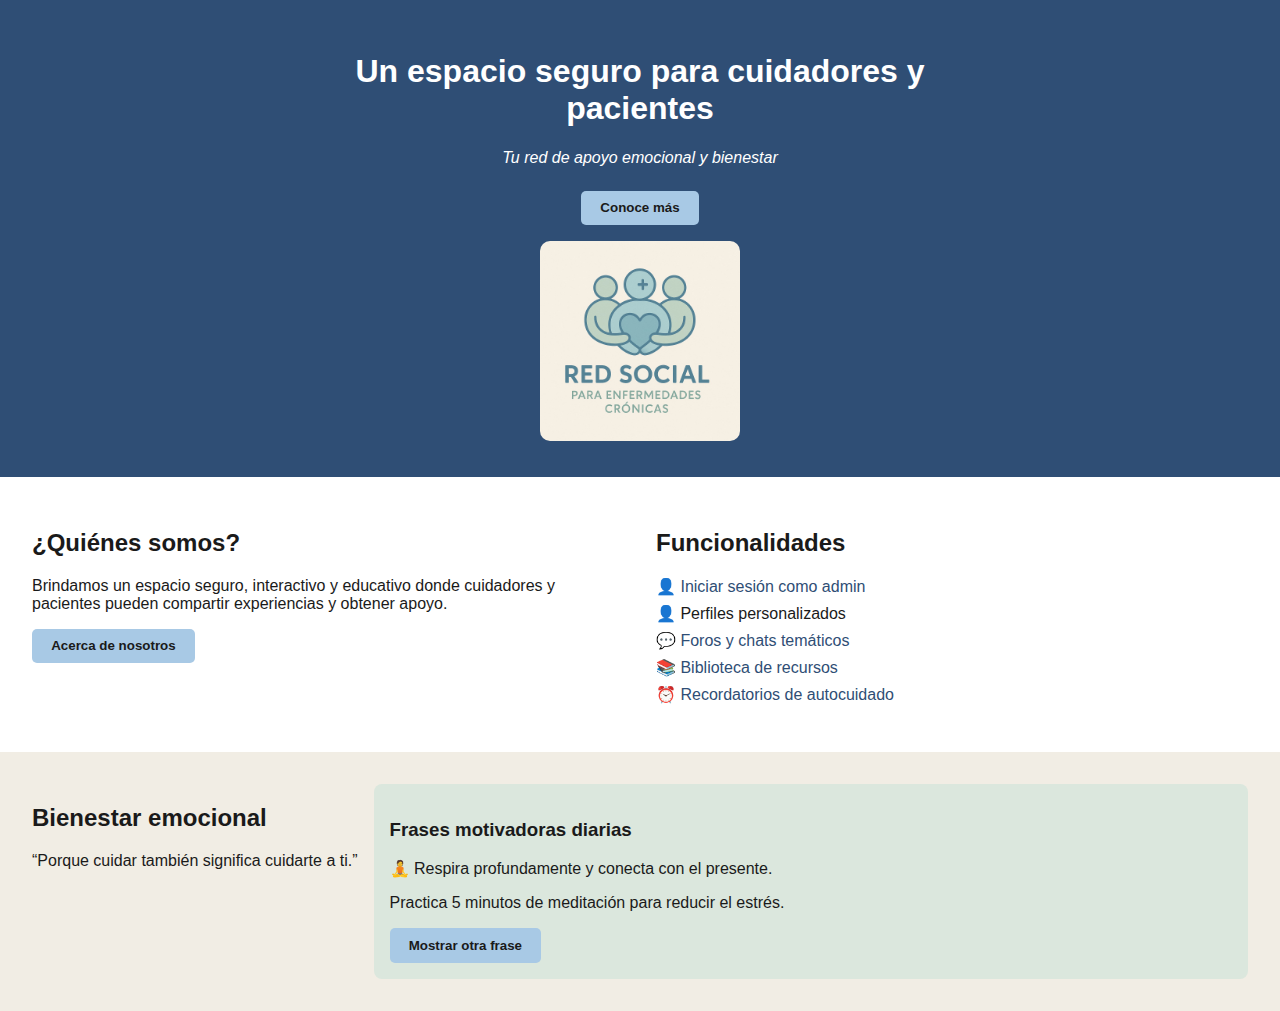
<file: index.html>
<!DOCTYPE html>
<html lang="es">
<head>
  <meta charset="UTF-8" />
  <meta name="viewport" content="width=device-width, initial-scale=1.0"/>
  <title>Red de Apoyo Emocional</title>
  <link rel="stylesheet" href="style.css" />
</head>
<body>
  <header class="hero">
    <div class="hero-content">
      
      <h1>Un espacio seguro para cuidadores y pacientes</h1>
      <p class="subtitle">Tu red de apoyo emocional y bienestar</p>
      <button onclick="mostrarMensaje()">Conoce más</button>
      <div id="info-extra" style="display: none; margin-top: 1rem; background: #fff; color: #1a1a1a; padding: 1rem; border-radius: 8px;">
        <p>
          Nuestra red de apoyo fue creada con el propósito de acompañar emocionalmente a quienes enfrentan enfermedades crónicas, promoviendo el autocuidado, el acceso a información confiable y la conexión humana.
        </p>
        <p>
          Contamos con recursos, foros temáticos, recordatorios de bienestar y más, todo pensado para mejorar tu calidad de vida.
        </p>
      </div>
    </div>
    <div class="hero-img">
      <img src="img/logo-red-social.jpg" alt="Logo de la red de apoyo" />
    </div>
  </header>

  <section class="features">
    <div class="quienes">
        <h2>¿Quiénes somos?</h2>
        <p>
          Brindamos un espacio seguro, interactivo y educativo donde cuidadores y pacientes pueden compartir experiencias y obtener apoyo.
        </p>
        <button onclick="mostrarAcercaDe()">Acerca de nosotros</button>
        <div id="acerca-de" style="display:none; margin-top: 1rem;">
          <p><strong>Equipo:</strong> Kristel Córdoba, Luis Carvajal, Erlan Cordero</p>
          <h3>Visión</h3>
          <p>
            Ser una red de apoyo digital reconocida por mejorar el bienestar emocional y calidad de vida de pacientes y cuidadores de personas con enfermedades crónicas.
          </p>
          <h3>Misión</h3>
          <p>
            Brindar un espacio seguro y accesible que facilite la conexión emocional, el intercambio de experiencias y el acceso a recursos educativos, fomentando el autocuidado y la participación activa dentro de una comunidad solidaria.
          </p>
        </div>
      </div>
    <div class="funcionalidades">
      <h2>Funcionalidades</h2>
      <ul>
        <li><a href="login.html">👤 Iniciar sesión como admin</a></li>
        <li>👤 Perfiles personalizados</li>
        <li><a href="foros.html">💬 Foros y chats temáticos</a></li>
        <li><a href="biblioteca.html">📚 Biblioteca de recursos</a></li>
        <li><a href="autocuidado.html">⏰ Recordatorios de autocuidado</a></li>
      </ul>
    </div>
  </section>

  <section class="bienestar">
    <div>
      <h2>Bienestar emocional</h2>
      <p>“Porque cuidar también significa cuidarte a ti.”</p>
    </div>
    <div class="frases">
      <h3>Frases motivadoras diarias</h3>
      <p id="frase-texto">🧘 Ejercicios de mindfulness</p>
      <p id="contenido-texto">❤️ Contenido para fortalecer tu salud mental</p>
      <button id="btn-cambiar">Mostrar otra frase</button>
    </div>
  </section>

  <script src="script.js"></script>
</body>
</html>
</file>
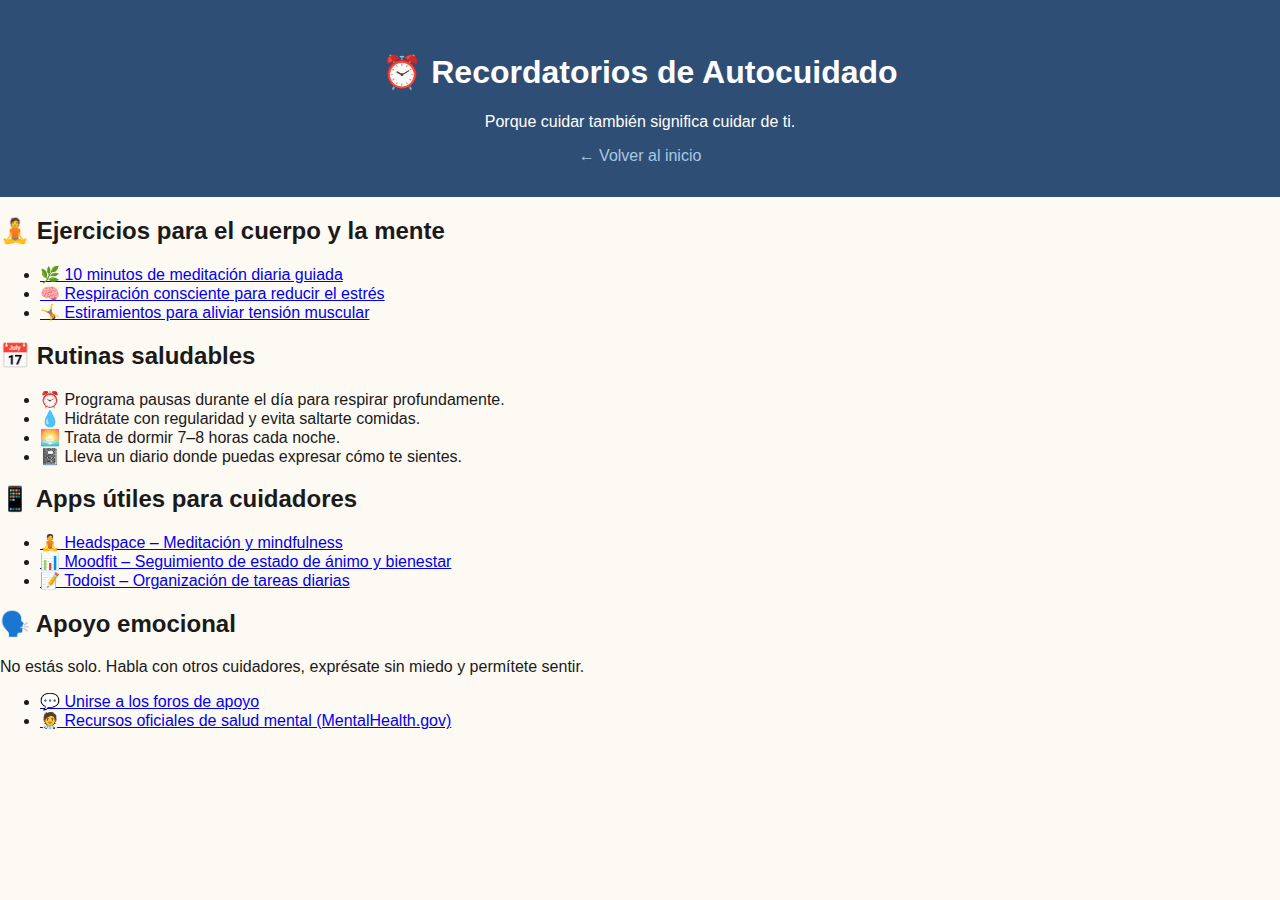
<file: autocuidado.html>
<!DOCTYPE html>
<html lang="es">
<head>
  <meta charset="UTF-8" />
  <meta name="viewport" content="width=device-width, initial-scale=1.0"/>
  <title>Autocuidado</title>
  <link rel="stylesheet" href="style.css" />
</head>
<body>
  <header class="hero">
    <h1>⏰ Recordatorios de Autocuidado</h1>
    <p>Porque cuidar también significa cuidar de ti.</p>
    <a href="index.html">← Volver al inicio</a>
  </header>

  <section class="autocuidado">
    <h2>🧘 Ejercicios para el cuerpo y la mente</h2>
    <ul>
      <li><a href="https://www.youtube.com/watch?v=inpok4MKVLM" target="_blank">🌿 10 minutos de meditación diaria guiada</a></li>
      <li><a href="https://www.youtube.com/watch?v=4pLUleLdwY4" target="_blank">🧠 Respiración consciente para reducir el estrés</a></li>
      <li><a href="https://www.youtube.com/watch?v=sTANio_2E0Q" target="_blank">🤸 Estiramientos para aliviar tensión muscular</a></li>
    </ul>

    <h2>📅 Rutinas saludables</h2>
    <ul>
      <li>⏰ Programa pausas durante el día para respirar profundamente.</li>
      <li>💧 Hidrátate con regularidad y evita saltarte comidas.</li>
      <li>🌅 Trata de dormir 7–8 horas cada noche.</li>
      <li>📓 Lleva un diario donde puedas expresar cómo te sientes.</li>
    </ul>

    <h2>📱 Apps útiles para cuidadores</h2>
    <ul>
      <li><a href="https://www.headspace.com/" target="_blank">🧘 Headspace – Meditación y mindfulness</a></li>
      <li><a href="https://moodfitapp.com/" target="_blank">📊 Moodfit – Seguimiento de estado de ánimo y bienestar</a></li>
      <li><a href="https://todoist.com/es" target="_blank">📝 Todoist – Organización de tareas diarias</a></li>
    </ul>

    <h2>🗣️ Apoyo emocional</h2>
    <p>No estás solo. Habla con otros cuidadores, exprésate sin miedo y permítete sentir.</p>
    <ul>
      <li><a href="foros.html">💬 Unirse a los foros de apoyo</a></li>
      <li><a href="https://www.mentalhealth.gov/" target="_blank">🧑‍⚕️ Recursos oficiales de salud mental (MentalHealth.gov)</a></li>
    </ul>
  </section>
</body>
</html>
</file>
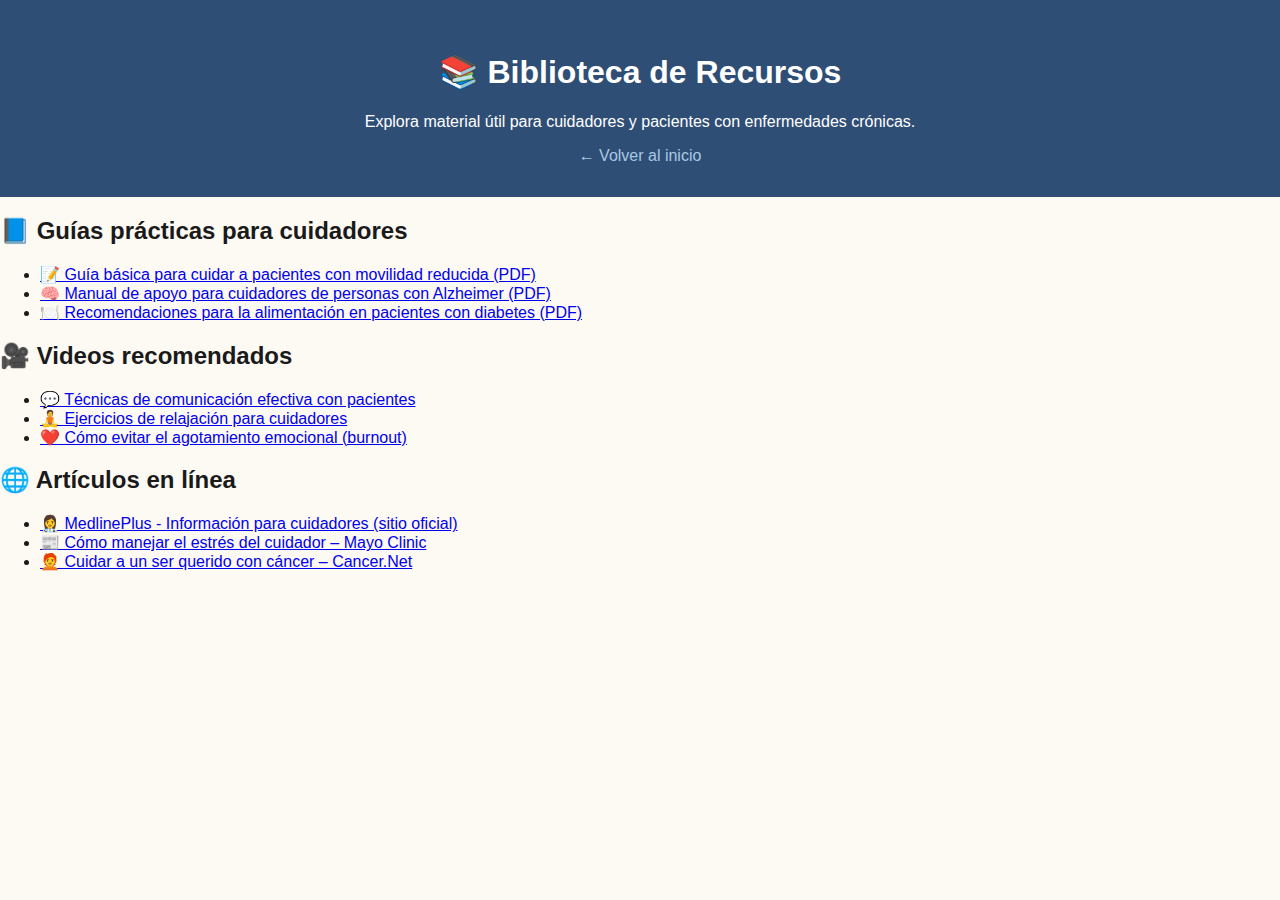
<file: biblioteca.html>
<!DOCTYPE html>
<html lang="es">
<head>
  <meta charset="UTF-8" />
  <meta name="viewport" content="width=device-width, initial-scale=1.0"/>
  <title>Biblioteca de Recursos</title>
  <link rel="stylesheet" href="style.css" />
</head>
<body>
  <header class="hero">
    <h1>📚 Biblioteca de Recursos</h1>
    <p>Explora material útil para cuidadores y pacientes con enfermedades crónicas.</p>
    <a href="index.html">← Volver al inicio</a>
  </header>

  <section class="recursos">
    <h2>📘 Guías prácticas para cuidadores</h2>
    <ul>
      <li><a href="https://example.com/guia-cuidado-pacientes.pdf" target="_blank">📝 Guía básica para cuidar a pacientes con movilidad reducida (PDF)</a></li>
      <li><a href="https://example.com/manual-alzheimer.pdf" target="_blank">🧠 Manual de apoyo para cuidadores de personas con Alzheimer (PDF)</a></li>
      <li><a href="https://example.com/diabetes-cuidado.pdf" target="_blank">🍽️ Recomendaciones para la alimentación en pacientes con diabetes (PDF)</a></li>
    </ul>

    <h2>🎥 Videos recomendados</h2>
    <ul>
      <li><a href="https://www.youtube.com/watch?v=8xH5PQqQ1xM" target="_blank">💬 Técnicas de comunicación efectiva con pacientes</a></li>
      <li><a href="https://www.youtube.com/watch?v=Z9Tz8pt8e8k" target="_blank">🧘 Ejercicios de relajación para cuidadores</a></li>
      <li><a href="https://www.youtube.com/watch?v=d1TW9Tu2GVk" target="_blank">❤️ Cómo evitar el agotamiento emocional (burnout)</a></li>
    </ul>

    <h2>🌐 Artículos en línea</h2>
    <ul>
      <li><a href="https://medlineplus.gov/spanish/caregivers.html" target="_blank">👩‍⚕️ MedlinePlus - Información para cuidadores (sitio oficial)</a></li>
      <li><a href="https://www.mayoclinic.org/es-es/healthy-lifestyle/stress-management/in-depth/caregiver-stress/art-20044784" target="_blank">📰 Cómo manejar el estrés del cuidador – Mayo Clinic</a></li>
      <li><a href="https://www.cancer.net/es/coping-with-cancer/caring-loved-one" target="_blank">🧑‍🦰 Cuidar a un ser querido con cáncer – Cancer.Net</a></li>
    </ul>
  </section>
</body>
</html>
</file>
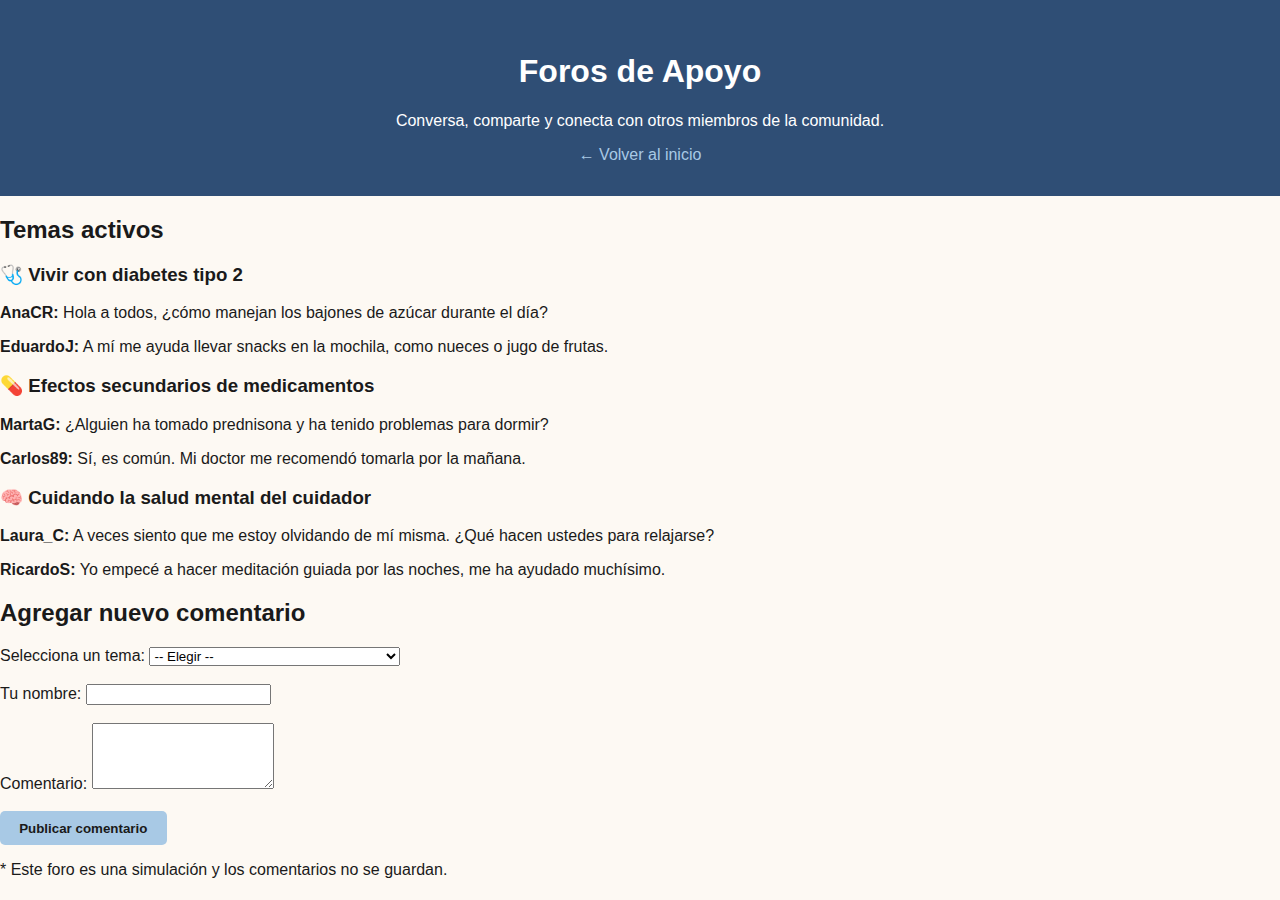
<file: foros.html>
<!DOCTYPE html>
<html lang="es">
<head>
  <meta charset="UTF-8">
  <meta name="viewport" content="width=device-width, initial-scale=1.0">
  <title>Foros y Chats Temáticos</title>
  <link rel="stylesheet" href="style.css">
</head>
<body>
  <header class="hero">
    <h1>Foros de Apoyo</h1>
    <p>Conversa, comparte y conecta con otros miembros de la comunidad.</p>
    <a href="index.html">← Volver al inicio</a>
  </header>

  <section class="foro-container">
    <h2>Temas activos</h2>

    <div class="tema">
      <h3>🩺 Vivir con diabetes tipo 2</h3>
      <p><strong>AnaCR:</strong> Hola a todos, ¿cómo manejan los bajones de azúcar durante el día?</p>
      <p><strong>EduardoJ:</strong> A mí me ayuda llevar snacks en la mochila, como nueces o jugo de frutas.</p>
    </div>

    <div class="tema">
      <h3>💊 Efectos secundarios de medicamentos</h3>
      <p><strong>MartaG:</strong> ¿Alguien ha tomado prednisona y ha tenido problemas para dormir?</p>
      <p><strong>Carlos89:</strong> Sí, es común. Mi doctor me recomendó tomarla por la mañana.</p>
    </div>

    <div class="tema">
      <h3>🧠 Cuidando la salud mental del cuidador</h3>
      <p><strong>Laura_C:</strong> A veces siento que me estoy olvidando de mí misma. ¿Qué hacen ustedes para relajarse?</p>
      <p><strong>RicardoS:</strong> Yo empecé a hacer meditación guiada por las noches, me ha ayudado muchísimo.</p>
    </div>

    <h2>Agregar nuevo comentario</h2>
    <form id="form-comentario">
      <label for="tema">Selecciona un tema:</label>
      <select id="tema" required>
        <option value="">-- Elegir --</option>
        <option value="diabetes">Vivir con diabetes tipo 2</option>
        <option value="medicamentos">Efectos secundarios de medicamentos</option>
        <option value="mental">Salud mental del cuidador</option>
      </select>
      <br><br>
      <label for="nombre">Tu nombre:</label>
      <input type="text" id="nombre" required>
      <br><br>
      <label for="mensaje">Comentario:</label>
      <textarea id="mensaje" rows="4" required></textarea>
      <br><br>
      <button type="submit">Publicar comentario</button>
    </form>

    <p class="aviso">* Este foro es una simulación y los comentarios no se guardan.</p>
  </section>

  <script>
    document.getElementById("form-comentario").addEventListener("submit", function(event) {
      event.preventDefault();
  
      const tema = document.getElementById("tema").value;
      const nombre = document.getElementById("nombre").value;
      const mensaje = document.getElementById("mensaje").value;
  
      if (!tema || !nombre || !mensaje) return;
  
      // Crear el comentario simulado
      const nuevoComentario = document.createElement("p");
      nuevoComentario.innerHTML = `<strong>${nombre}:</strong> ${mensaje}`;
  
      // Buscar el contenedor correcto
      let seccionTema;
      if (tema === "diabetes") {
        seccionTema = document.querySelector("h3:contains('diabetes tipo 2')").parentElement;
      } else if (tema === "medicamentos") {
        seccionTema = document.querySelector("h3:contains('Efectos secundarios')").parentElement;
      } else if (tema === "mental") {
        seccionTema = document.querySelector("h3:contains('salud mental')").parentElement;
      }
  
      if (seccionTema) {
        seccionTema.appendChild(nuevoComentario);
      }
  
      alert("Comentario publicado.");
      this.reset();
    });
  
    // Polyfill para querySelector with :contains (no es soportado nativamente)
    (function() {
      if (!Element.prototype.matches) {
        Element.prototype.matches = Element.prototype.msMatchesSelector || Element.prototype.webkitMatchesSelector;
      }
  
      if (!document.querySelectorAllContains) {
        document.querySelectorAllContains = function(selector) {
          const elements = document.querySelectorAll("*");
          return Array.from(elements).filter(el => el.tagName.toLowerCase() === selector.split(":")[0] &&
            el.textContent.includes(selector.split("'")[1]));
        };
      }
  
      // Sobrescribimos querySelector para permitir ":contains"
      const originalQuerySelector = document.querySelector;
      document.querySelector = function(selector) {
        if (selector.includes(":contains")) {
          return document.querySelectorAllContains(selector)[0] || null;
        }
        return originalQuerySelector.call(document, selector);
      };
    })();
  </script>
</body>
</html>
</file>
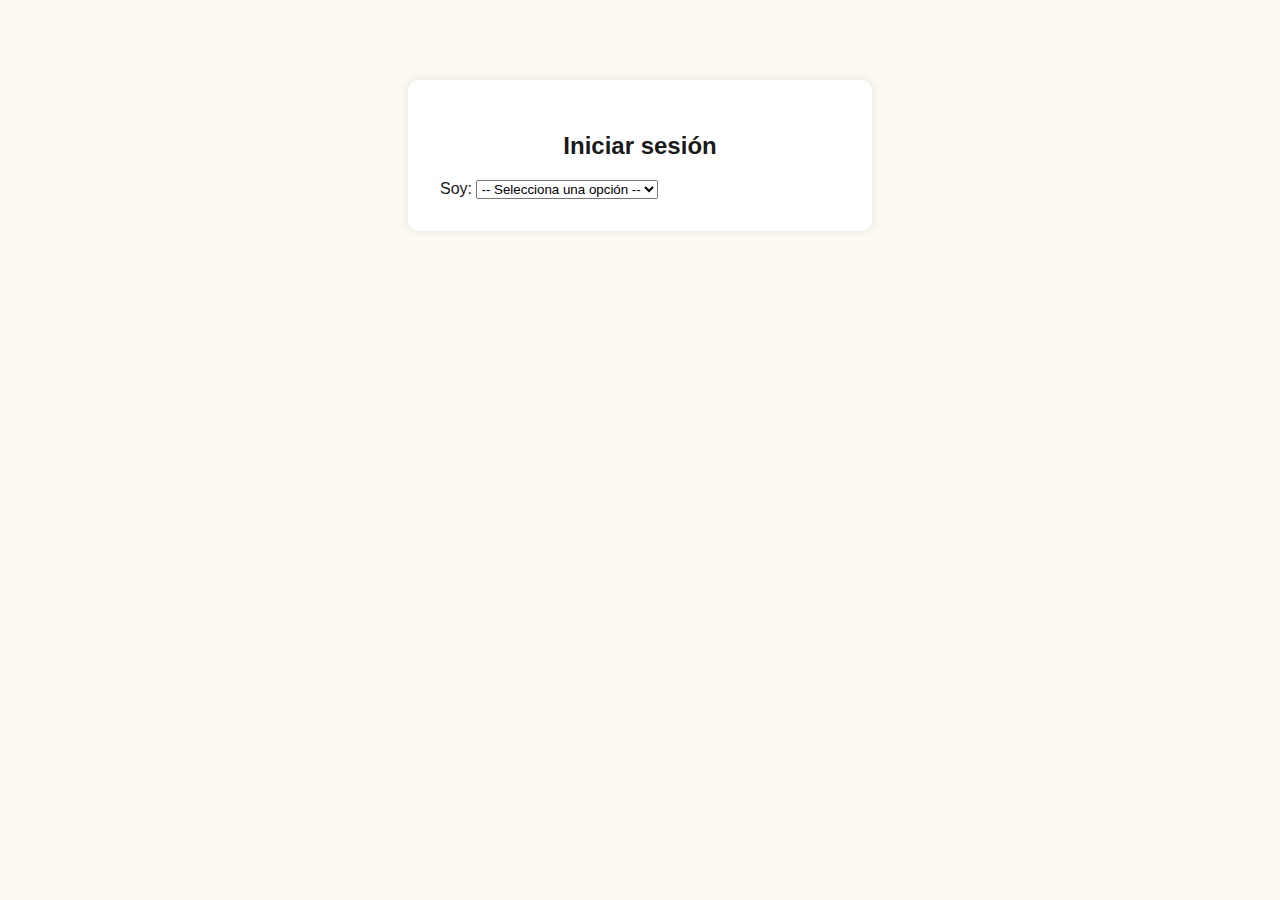
<file: login.html>
<!DOCTYPE html>
<html lang="es">
<head>
  <meta charset="UTF-8" />
  <meta name="viewport" content="width=device-width, initial-scale=1.0"/>
  <title>Login</title>
  <link rel="stylesheet" href="style.css" />
  <style>
    .login-container {
      max-width: 400px;
      margin: 5rem auto;
      padding: 2rem;
      background-color: #ffffff;
      border-radius: 10px;
      box-shadow: 0 0 10px rgba(0, 0, 0, 0.1);
    }
    .login-container h2 {
      text-align: center;
    }
    .formulario {
      display: none;
      margin-top: 1rem;
    }
    .formulario.activo {
      display: block;
    }
    input, button {
      width: 100%;
      padding: 0.6rem;
      margin-top: 0.8rem;
      border-radius: 5px;
      border: 1px solid #ccc;
    }
  </style>
</head>
<body>
  <div class="login-container">
    <h2>Iniciar sesión</h2>

    <label for="tipo">Soy:</label>
    <select id="tipo" onchange="cambiarFormulario()">
      <option value="">-- Selecciona una opción --</option>
      <option value="admin">Admin</option>
      <option value="paciente">Paciente</option>
    </select>

    <!-- Formulario Admin -->
    <form id="form-admin" class="formulario" onsubmit="return loginAdmin()">
      <input type="text" id="usuario-admin" placeholder="Usuario: admin" required />
      <input type="password" id="password-admin" placeholder="Contraseña" required />
      <button type="submit">Ingresar como Admin</button>
    </form>

    <!-- Formulario Paciente -->
    <form id="form-paciente" class="formulario" onsubmit="return loginPaciente()">
      <input type="text" id="usuario-paciente" placeholder="Usuario: paciente" required />
      <input type="password" id="password-paciente" placeholder="Contraseña" required />
      <button type="submit">Ingresar como Paciente</button>
    </form>
  </div>

  <script>
    function cambiarFormulario() {
      const tipo = document.getElementById("tipo").value;
      document.getElementById("form-admin").classList.remove("activo");
      document.getElementById("form-paciente").classList.remove("activo");

      if (tipo === "admin") {
        document.getElementById("form-admin").classList.add("activo");
      } else if (tipo === "paciente") {
        document.getElementById("form-paciente").classList.add("activo");
      }
    }

    function loginAdmin() {
      const user = document.getElementById("usuario-admin").value.trim().toLowerCase();
      const pass = document.getElementById("password-admin").value;

      if (user === "admin" && pass === "1234") {
        alert("Bienvenido, administrador.");
        window.location.href = "index.html";
      } else {
        alert("Credenciales incorrectas para admin.");
      }
      return false;
    }

    function loginPaciente() {
      const user = document.getElementById("usuario-paciente").value.trim().toLowerCase();
      const pass = document.getElementById("password-paciente").value;

      if (user === "paciente" && pass === "1234") {
        alert("Bienvenido, paciente.");
        window.location.href = "index.html";
      } else {
        alert("Credenciales incorrectas para paciente.");
      }
      return false;
    }
  </script>
</body>
</html>
</file>
<file: style.css>
body {
    margin: 0;
    font-family: 'Segoe UI', sans-serif;
    background-color: #fdf9f3;
    color: #1a1a1a;
  }
  
  .hero {
    background-color: #2f4e75;
    color: white;
    padding: 2rem;
    text-align: center;
  }
  
  .hero a {
    color: #a8c9e5;
    text-decoration: none;
    display: block;
    margin-top: 1rem;
  }
  
  .hero-content {
    max-width: 600px;
    margin: auto;
  }
  
  .app-badge {
    background-color: #a8c9e5;
    color: #1a1a1a;
    padding: 0.3rem 0.6rem;
    border-radius: 5px;
    display: inline-block;
    margin-bottom: 1rem;
  }
  
  .subtitle {
    font-style: italic;
    margin-bottom: 1.5rem;
  }
  
  .hero-img img {
    max-width: 200px;
    border-radius: 10px;
    margin-top: 1rem;
  }
  
  button {
    padding: 0.6rem 1.2rem;
    background-color: #a8c9e5;
    border: none;
    color: #1a1a1a;
    border-radius: 5px;
    font-weight: bold;
    cursor: pointer;
  }
  
  button:hover {
    background-color: #90b7d9;
  }
  
  .features {
    display: flex;
    flex-wrap: wrap;
    gap: 2rem;
    padding: 2rem;
    background-color: #fff;
  }
  
  .quienes,
  .funcionalidades {
    flex: 1;
    min-width: 250px;
  }
  
  .funcionalidades ul {
    list-style: none;
    padding: 0;
  }
  
  .funcionalidades li {
    margin: 0.5rem 0;
  }
  
  .funcionalidades a {
    color: #2f4e75;
    text-decoration: none;
  }
  
  .funcionalidades a:hover {
    text-decoration: underline;
  }
  
  .bienestar {
    display: flex;
    justify-content: space-between;
    padding: 2rem;
    background-color: #f1ede4;
    flex-wrap: wrap;
    gap: 1rem;
  }
  
  .frases {
    background-color: #dbe7dd;
    padding: 1rem;
    border-radius: 8px;
    flex: 1;
    min-width: 250px;
  }
  
  .extra-section {
    padding: 2rem;
    background-color: #fff;
  }
</file>
